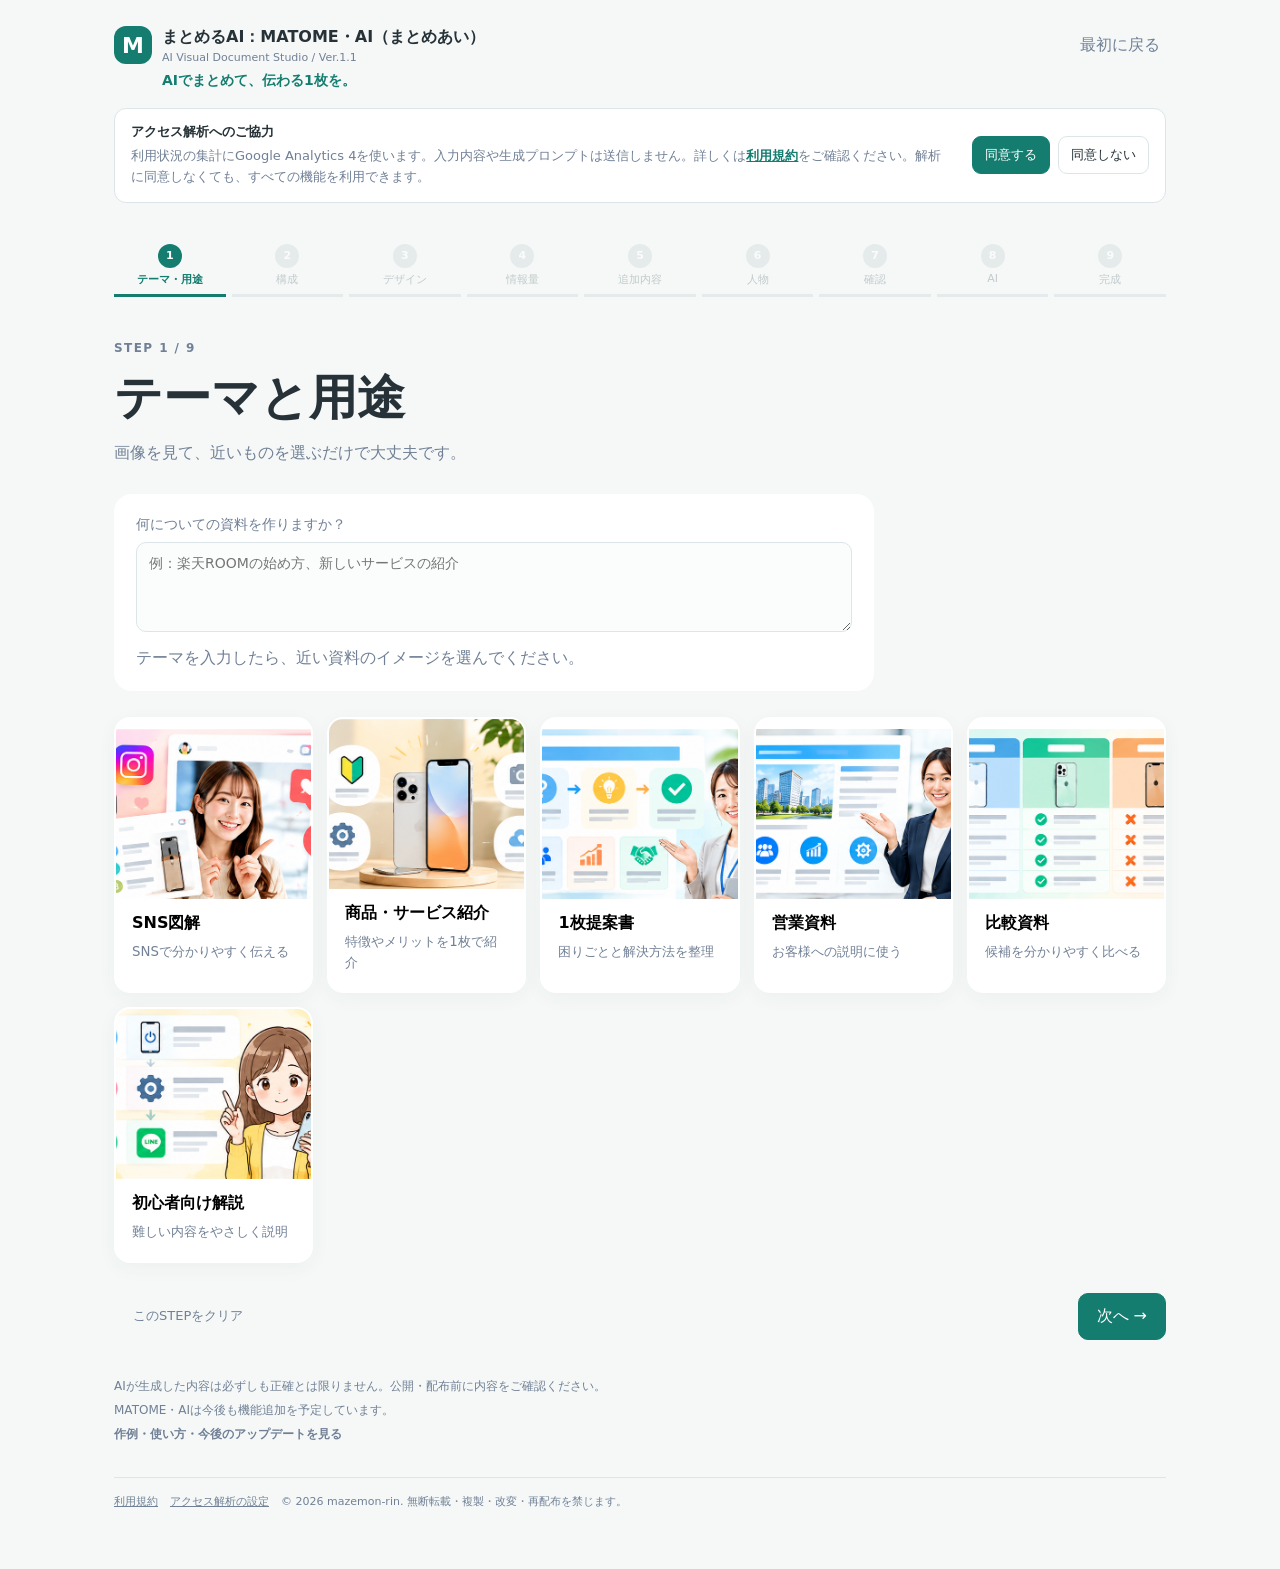
<file: index.html>
<!doctype html>
<html lang="ja">
<head>
  <meta charset="utf-8">
  <meta name="viewport" content="width=device-width,initial-scale=1">
  <meta name="robots" content="noindex, nofollow">
  <meta name="description" content="まとめるAI：MATOME・AI。質問に答えるだけで、伝わるA4横1枚資料用の指示文を作るアプリ">
  <title>まとめるAI：MATOME・AI（まとめあい） Ver.1.1</title>
  <link rel="stylesheet" href="style.css">
</head>
<body><div id="app"></div><script type="module" src="./src/app.mjs"></script></body>
</html>
</file>
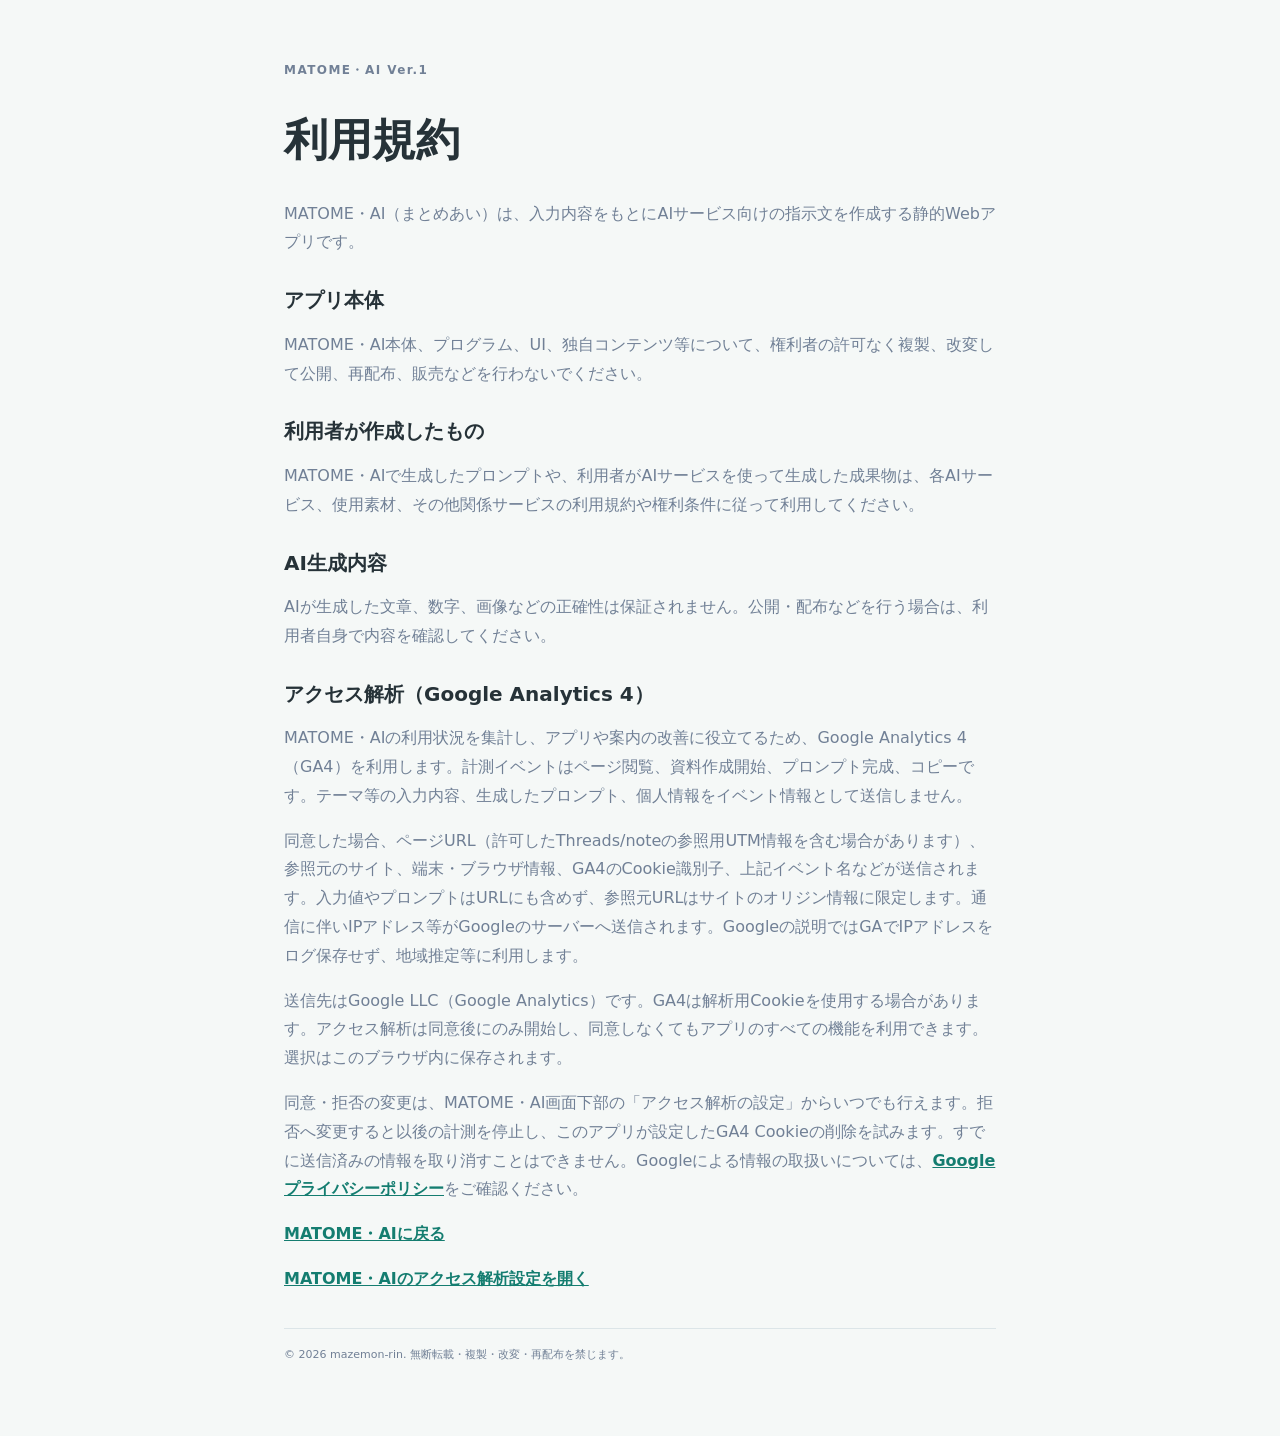
<file: terms.html>
<!doctype html>
<html lang="ja">
<head>
  <meta charset="utf-8">
  <meta name="viewport" content="width=device-width,initial-scale=1">
  <meta name="robots" content="noindex, nofollow">
  <title>利用規約｜MATOME・AI Ver.1</title>
  <link rel="stylesheet" href="style.css">
</head>
<body>
  <main class="terms-page">
    <p class="eyebrow">MATOME・AI Ver.1</p>
    <h1>利用規約</h1>
    <p>MATOME・AI（まとめあい）は、入力内容をもとにAIサービス向けの指示文を作成する静的Webアプリです。</p>
    <h2>アプリ本体</h2>
    <p>MATOME・AI本体、プログラム、UI、独自コンテンツ等について、権利者の許可なく複製、改変して公開、再配布、販売などを行わないでください。</p>
    <h2>利用者が作成したもの</h2>
    <p>MATOME・AIで生成したプロンプトや、利用者がAIサービスを使って生成した成果物は、各AIサービス、使用素材、その他関係サービスの利用規約や権利条件に従って利用してください。</p>
    <h2>AI生成内容</h2>
    <p>AIが生成した文章、数字、画像などの正確性は保証されません。公開・配布などを行う場合は、利用者自身で内容を確認してください。</p>
    <h2 id="analytics">アクセス解析（Google Analytics 4）</h2>
    <p>MATOME・AIの利用状況を集計し、アプリや案内の改善に役立てるため、Google Analytics 4（GA4）を利用します。計測イベントはページ閲覧、資料作成開始、プロンプト完成、コピーです。テーマ等の入力内容、生成したプロンプト、個人情報をイベント情報として送信しません。</p>
    <p>同意した場合、ページURL（許可したThreads/noteの参照用UTM情報を含む場合があります）、参照元のサイト、端末・ブラウザ情報、GA4のCookie識別子、上記イベント名などが送信されます。入力値やプロンプトはURLにも含めず、参照元URLはサイトのオリジン情報に限定します。通信に伴いIPアドレス等がGoogleのサーバーへ送信されます。Googleの説明ではGAでIPアドレスをログ保存せず、地域推定等に利用します。</p>
    <p>送信先はGoogle LLC（Google Analytics）です。GA4は解析用Cookieを使用する場合があります。アクセス解析は同意後にのみ開始し、同意しなくてもアプリのすべての機能を利用できます。選択はこのブラウザ内に保存されます。</p>
    <p>同意・拒否の変更は、MATOME・AI画面下部の「アクセス解析の設定」からいつでも行えます。拒否へ変更すると以後の計測を停止し、このアプリが設定したGA4 Cookieの削除を試みます。すでに送信済みの情報を取り消すことはできません。Googleによる情報の取扱いについては、<a href="https://policies.google.com/privacy" target="_blank" rel="noreferrer">Googleプライバシーポリシー</a>をご確認ください。</p>
    <p><a href="./">MATOME・AIに戻る</a></p>
    <p><a href="./#analytics-settings">MATOME・AIのアクセス解析設定を開く</a></p>
    <p class="site-footer">© 2026 mazemon-rin. 無断転載・複製・改変・再配布を禁じます。</p>
  </main>
</body>
</html>
</file>
<file: style.css>
:root{--ink:#263238;--muted:#718096;--line:#dce5e8;--paper:#fff;--bg:#f5f8f7;--accent:#147d70;--soft:#e2f2ef}*{box-sizing:border-box}body{margin:0;background:var(--bg);color:var(--ink);font-family:system-ui,-apple-system,'Hiragino Kaku Gothic ProN',sans-serif}button,input,textarea{font:inherit}button{cursor:pointer;border:0}.shell{max-width:1100px;margin:auto;padding:26px 24px 60px}.topbar{display:flex;justify-content:space-between;align-items:center}.brand{display:flex;gap:10px;align-items:center;color:inherit;text-decoration:none}.logo{display:grid;place-items:center;width:38px;height:38px;border-radius:12px;background:var(--accent);color:white;font-weight:800;font-size:22px}.brand b,.brand small{display:block}.brand small{color:var(--muted);font-size:11px;margin-top:3px}.link-button{background:none;color:var(--muted)}.progress{display:grid;grid-template-columns:repeat(9,1fr);gap:6px;margin:34px 0 44px}.step-nav{display:flex;flex-direction:column;align-items:center;gap:4px;padding:7px 3px;background:transparent;color:#9aa7aa;font-size:11px;border-bottom:3px solid #d9e2e3}.step-nav span{display:grid;place-items:center;width:24px;height:24px;border-radius:50%;background:#d9e2e3;color:white;font-weight:800}.step-nav.done,.step-nav.current{color:var(--accent);border-color:var(--accent)}.step-nav.done span,.step-nav.current span{background:var(--accent)}.step-nav.current{font-weight:800}.step-nav:disabled{cursor:default;opacity:.55}.step-nav.current:disabled{opacity:1}.heading{max-width:720px;margin-bottom:30px}.eyebrow{color:var(--accent);font-weight:800;letter-spacing:.12em;font-size:12px}.heading h1{font-size:clamp(28px,5vw,48px);line-height:1.25;margin:10px 0}.heading p{color:var(--muted)}.topic-first{max-width:760px;background:#fff;border-radius:18px;padding:22px;margin-bottom:26px}.topic-first label{display:grid;gap:8px;color:var(--muted);font-size:14px}.topic-first textarea{width:100%;border:1px solid var(--line);border-radius:10px;padding:12px;background:#fbfdfc;color:var(--ink);min-height:90px}.topic-first p,.optional-note p{margin-bottom:0;color:var(--muted)}.optional-note,.ai-note{max-width:700px;background:var(--soft);padding:16px 20px;border-radius:14px;margin-bottom:16px}.optional-note strong{color:var(--accent)}.cards,.choice-row{display:grid;grid-template-columns:repeat(auto-fit,minmax(180px,1fr));gap:14px}.choice-card{padding:0 16px 18px;text-align:left;background:var(--paper);border:2px solid transparent;border-radius:16px;box-shadow:0 5px 20px #233c3d0b;overflow:hidden}.choice-card.selected{border-color:var(--accent);background:var(--soft)}.choice-card strong,.choice-card small{display:block}.choice-card strong{font-size:16px;margin-top:14px}.choice-card small{color:var(--muted);line-height:1.6;margin-top:7px}.choice-image{display:block;width:calc(100% + 32px);height:170px;margin:0 -16px;object-fit:cover}.form-card{display:grid;gap:18px;max-width:700px;background:white;border-radius:18px;padding:24px}.form-card label{display:grid;gap:8px;color:var(--muted);font-size:14px}.form-card input,.form-card textarea,.result-card textarea{width:100%;border:1px solid var(--line);border-radius:10px;padding:12px;background:#fbfdfc;color:var(--ink)}textarea{min-height:100px;resize:vertical}.summary{background:white;border-radius:18px;padding:20px;max-width:700px}.summary p{border-bottom:1px solid var(--line);padding:10px;margin:0}.summary b{display:inline-block;width:110px;color:var(--muted)}.nav{display:flex;justify-content:flex-end;gap:12px;margin-top:30px}.nav button,.actions button,.button-like{padding:12px 18px;border-radius:10px;background:white;color:var(--ink);border:1px solid var(--line)}.primary{background:var(--accent)!important;color:white!important;border-color:var(--accent)!important}.result-card{background:white;padding:22px;border-radius:18px}.result-card textarea{min-height:300px}.actions{display:flex;gap:10px;flex-wrap:wrap;margin-top:15px}.button-like{display:inline-block}.button-like input{display:none}#status{color:var(--accent);font-weight:700}.history{margin-top:34px}.history article{background:white;padding:12px 16px;border-radius:10px;margin:8px 0}.history time{color:var(--muted);font-size:12px}@media(max-width:700px){.shell{padding:18px 15px 45px}.progress{gap:2px;margin:25px 0 30px}.step-nav{font-size:9px}.step-nav span{width:20px;height:20px}.choice-image{width:calc(100% + 24px);margin-left:-12px;margin-right:-12px;height:120px}.choice-card{padding-left:12px;padding-right:12px}.summary b{width:90px}.topbar b{font-size:14px}}
.tagline{margin:8px 0 0 48px;color:var(--accent);font-weight:700;font-size:14px}.recommend-note{max-width:700px;color:var(--muted);font-size:13px;margin:0 0 16px}.badge{display:inline-block;margin-left:6px;padding:3px 7px;border-radius:999px;background:#f2b84b;color:#543b00;font-size:11px;vertical-align:middle}.release-notes{margin-top:38px;max-width:700px;color:var(--muted);font-size:12px}.release-notes p{margin:7px 0}.note-link{display:inline-block;color:var(--accent);font-weight:700;background:none;padding:0;text-decoration:underline}.note-link:disabled{color:var(--muted);cursor:not-allowed;text-decoration:none}.site-footer{display:flex;flex-wrap:wrap;gap:12px;margin-top:34px;padding-top:16px;border-top:1px solid var(--line);color:var(--muted);font-size:11px}.site-footer a{color:inherit}.terms-page{max-width:760px;margin:auto;padding:48px 24px 60px}.terms-page h1{font-size:clamp(28px,5vw,44px)}.terms-page h2{margin-top:30px;font-size:20px}.terms-page p{line-height:1.8;color:var(--muted)}.terms-page a{color:var(--accent);font-weight:700}@media(max-width:700px){.topbar{align-items:flex-start}.brand b{font-size:13px}.tagline{margin-left:48px;font-size:13px}.site-footer{display:grid;gap:8px}}
/* Secondary controls for restoring saved projects and clearing one step. */
.nav #clearStep{margin-right:auto}.subtle-button{background:transparent!important;color:var(--muted)!important;border-color:transparent!important;font-size:13px}.subtle-button:hover{background:#edf3f2!important;color:var(--ink)!important}.history article{display:flex;align-items:center;justify-content:space-between;gap:14px}.history article p{margin:5px 0 0}.restore-project{flex:none;padding:8px 14px;border-radius:9px;background:var(--soft);color:var(--accent);font-weight:700}.restore-project:hover{background:#cfe8e3}@media(max-width:480px){.history article{align-items:flex-start}.nav #clearStep{padding-inline:10px}}
.analytics-consent{display:flex;align-items:center;justify-content:space-between;gap:18px;margin:18px 0;padding:14px 16px;border:1px solid var(--line);border-radius:12px;background:#fff;color:var(--ink);font-size:13px}.analytics-consent p{margin:5px 0 0;color:var(--muted);line-height:1.6}.analytics-consent a{color:var(--accent);font-weight:700}.analytics-actions{display:flex;flex:none;flex-wrap:wrap;gap:8px}.analytics-actions button{padding:9px 12px;border:1px solid var(--line);border-radius:9px;background:#fff;color:var(--ink);font-size:13px}.analytics-actions button.primary{background:var(--accent)!important;color:#fff!important;border-color:var(--accent)!important}.analytics-status{flex-basis:100%;color:#9b3d30!important}.site-footer #analytics-settings-link{color:inherit;text-decoration:underline}
@media(max-width:700px){.analytics-consent{align-items:flex-start;flex-direction:column;gap:10px}.analytics-actions{width:100%}.analytics-actions button{flex:1 1 auto}}
</file>
